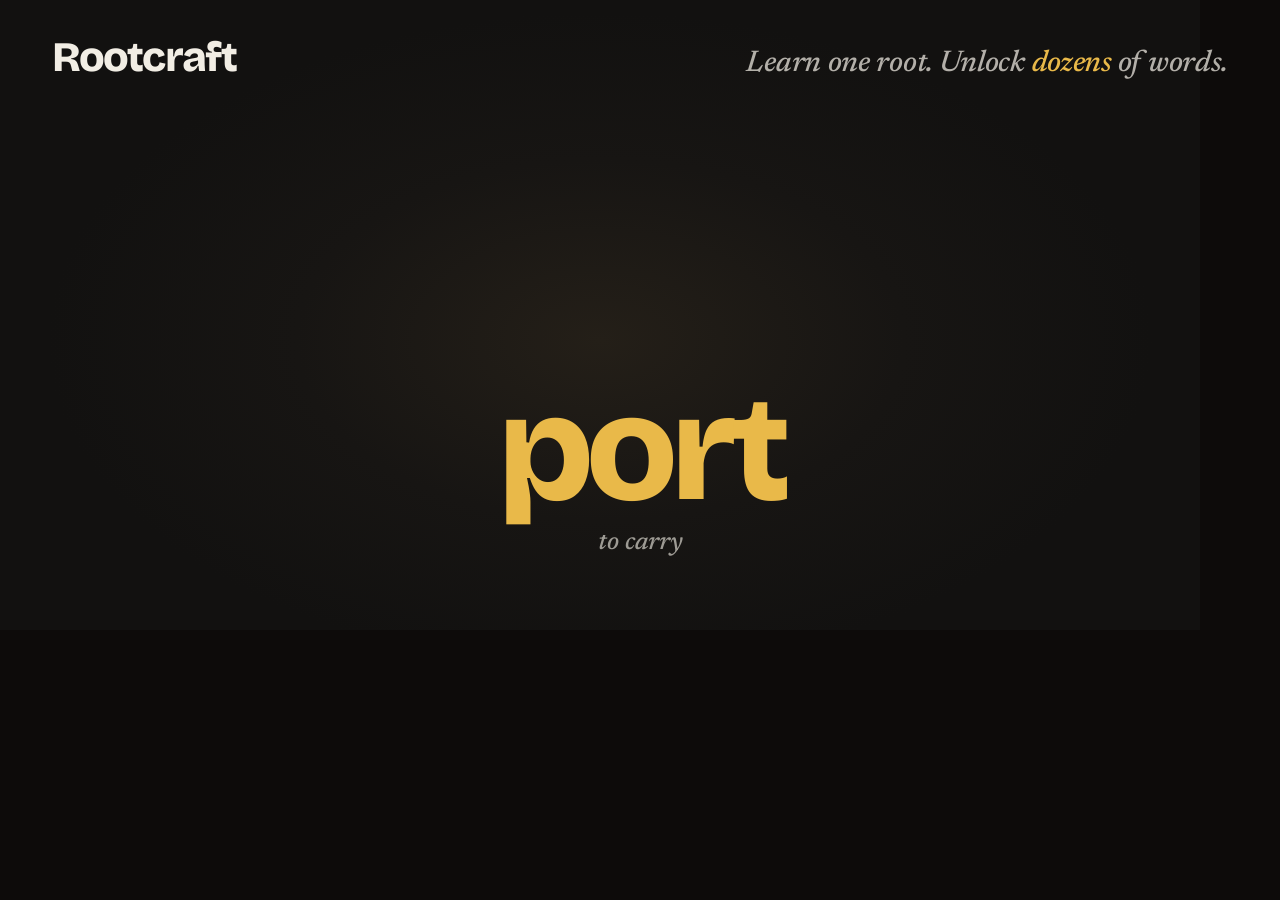
<file: work/og/capture.html>
<!doctype html><html><head><meta charset="utf-8">
<link rel="stylesheet" href="/app/src/landing/landing.css">
<style>
html,body{width:1200px;height:630px;overflow:hidden;margin:0}
body::before{display:none}
body{background:radial-gradient(ellipse 46% 52% at 50% 54%, #241F18 0%, #171513 55%, #121110 100%)}
.stage{position:absolute;inset:0}
.top{position:absolute;left:52px;right:52px;top:36px;display:flex;align-items:baseline;justify-content:space-between;z-index:5}
.wm{font-weight:800;font-size:42px;letter-spacing:-.045em;line-height:1;color:var(--paper)}
.wm i{display:inline-block;width:10px;height:10px;border-radius:50%;background:var(--gold);margin-left:3px;transform:translateY(-1px)}
.line{font-family:var(--italic);font-style:italic;font-weight:500;font-size:30px;color:rgba(241,237,228,.72);letter-spacing:-.01em}
.line em{color:var(--gold)}
.tree{position:absolute;left:40px;right:40px;top:96px;bottom:36px;width:auto;max-width:none;margin:0}
.tree-root b{font-size:150px;transition:none!important}
.tree-root i{font-size:26px;margin-top:8px}
.tw-w{font-size:42px}
.tw-m{font-size:19px;margin-top:6px}
.tree-h{display:none}
#fade{position:absolute;inset:0}
</style></head><body>
<div class="stage">
  <div class="top"><span class="wm">Rootcraft</span><span class="line">Learn one root. Unlock <em>dozens</em> of words.</span></div>
  <h2 class="tree-h"></h2>
  <div class="tree">
    <div id="fade"><svg class="tree-svg"></svg><div class="tree-words"></div></div>
    <div class="tree-root"><b>port</b><i>to carry</i></div>
  </div>
</div>
<script>
window.NOTWIG = true;
const $ = (s, r = document) => r.querySelector(s);
const $$ = (s, r = document) => [...r.querySelectorAll(s)];
const RM = false, clamp = (v, a = 0, b = 1) => Math.min(b, Math.max(a, v));
const mark = w => w.replace(/\[(.+?)\]/, '<b>$1</b>');
const tasks = { add() {} }, kick = () => {};
function tree() {
  const sec = $('.tree-sec'), box = $('.tree'), svg = $('.tree-svg'), wordsBox = $('.tree-words'), rootEl = $('.tree-root'), h = $('.tree-h');
  const MAIN = [ // word, meaning, side (-1 left / 1 right), twig word
    ['trans[port]', 'carry across', -1, 'pass[port]'], ['[port]able', 'easy to carry', 1, '[port]er'],
    ['ex[port]', 'carry out', -1, 'air[port]'], ['im[port]', 'carry in', 1, 'tele[port]'],
    ['re[port]', 'carry back the news', -1, 'de[port]'], ['[port]folio', 'carries your work', 1, 'sup[port]'],
  ];
  const NS = 'http://www.w3.org/2000/svg';
  let B = [], W = 0, H = 0, phone = false;
  wordsBox.innerHTML = MAIN.map(([w, m]) => `<div class="tw"><span class="tw-w">${mark(w)}</span><span class="tw-m">${m}</span></div>`).join('')
    + MAIN.map(([, , , t]) => `<div class="tw tw-s"><span class="tw-w">${mark(t)}</span></div>`).join('');
  const mainEls = $$('.tw:not(.tw-s)', wordsBox), twigEls = $$('.tw-s', wordsBox);
  // deterministic wobble
  let seed = 11; const rnd = () => ((seed = (seed * 16807) % 2147483647) / 2147483647);
  const bez = (p0, p1, p2, p3, t) => { const u = 1 - t; return [u*u*u*p0[0] + 3*u*u*t*p1[0] + 3*u*t*t*p2[0] + t*t*t*p3[0], u*u*u*p0[1] + 3*u*u*t*p1[1] + 3*u*t*t*p2[1] + t*t*t*p3[1]]; };
  function sample(p0, p1, p2, p3, amp, n = 48) {
    const ph = rnd() * 6.28, fr = 1.6 + rnd() * 1.2, pts = [];
    for (let i = 0; i <= n; i++) {
      const t = i / n, a = bez(p0, p1, p2, p3, Math.max(0, t - .002)), b = bez(p0, p1, p2, p3, Math.min(1, t + .002));
      const tx = b[0] - a[0], ty = b[1] - a[1], l = Math.hypot(tx, ty) || 1;
      const [x, y] = bez(p0, p1, p2, p3, t), wob = amp * Math.sin(t * Math.PI * fr + ph) * Math.sin(Math.PI * t);
      pts.push([x - ty / l * wob, y + tx / l * wob]);
    }
    const len = [0]; for (let i = 1; i < pts.length; i++) len.push(len[i - 1] + Math.hypot(pts[i][0] - pts[i - 1][0], pts[i][1] - pts[i - 1][1]));
    return { pts, len, total: len[len.length - 1] };
  }
  // tapered ribbon around a centre line: thick at the root, hair-thin at the tip, a little swell for an inked feel
  // g < 1 draws only the grown part (cut by arc length) — geometry, not masks, so scrubbing stays cheap
  function ribbon({ pts, len, total }, w0, w1, g = 1) {
    const L = [], Rr = [], n = pts.length - 1, cut = g * total;
    if (g <= 0) return '';
    for (let i = 0; i <= n; i++) {
      let p = pts[i], t = i / n;
      if (len[i] > cut) { const k = (cut - len[i - 1]) / ((len[i] - len[i - 1]) || 1), q = pts[i - 1]; p = [q[0] + (p[0] - q[0]) * k, q[1] + (p[1] - q[1]) * k]; t = (i - 1 + k) / n; }
      const a = pts[Math.max(0, i - 1)], b = pts[Math.min(n, i + 1)], tx = b[0] - a[0], ty = b[1] - a[1], l = Math.hypot(tx, ty) || 1;
      const w = (w1 + (w0 - w1) * Math.pow(1 - t, 1.25)) * (1 + .12 * Math.sin(t * 9.0)) / 2;
      L.push([p[0] - ty / l * w, p[1] + tx / l * w]); Rr.push([p[0] + ty / l * w, p[1] - tx / l * w]);
      if (len[i] > cut) break;
    }
    const f = p => p[0].toFixed(1) + ' ' + p[1].toFixed(1);
    return 'M' + L.map(f).join('L') + 'L' + Rr.reverse().map(f).join('L') + 'Z';
  }
  const poly = ({ pts }) => 'M' + pts.map(p => p[0].toFixed(1) + ' ' + p[1].toFixed(1)).join('L');
  function leafPath(x, y, ang, s) { // almond leaf
    const c = Math.cos(ang), si = Math.sin(ang), P = (u, v) => [x + (u * c - v * si) * s, y + (u * si + v * c) * s];
    const a = P(0, 0), b = P(1, 0), c1 = P(.35, -.42), c2 = P(.75, -.3), c3 = P(.75, .3), c4 = P(.35, .42);
    return `M${a}C${c1} ${c2} ${b}C${c3} ${c4} ${a}Z`.replace(/,/g, ' ');
  }
  const at = (s, g) => { // point at fraction g of arc length
    const L = g * s.total; let i = 1; while (i < s.len.length - 1 && s.len[i] < L) i++;
    const k = (L - s.len[i - 1]) / ((s.len[i] - s.len[i - 1]) || 1), a = s.pts[i - 1], b = s.pts[i];
    return [a[0] + (b[0] - a[0]) * k, a[1] + (b[1] - a[1]) * k, Math.atan2(b[1] - a[1], b[0] - a[0])];
  };
  function build() {
    seed = 11;
    W = box.clientWidth; H = box.clientHeight; phone = W < 720;
    svg.setAttribute('viewBox', `0 0 ${W} ${H}`); svg.setAttribute('width', W); svg.setAttribute('height', H);
    const rr = rootEl.getBoundingClientRect(), br = box.getBoundingClientRect();
    const rx0 = rr.left - br.left, rx1 = rr.right - br.left, ry0 = rr.top - br.top, ry1 = rr.bottom - br.top;
    const word = $('b', rootEl).getBoundingClientRect();
    const wx0 = word.left - br.left, wx1 = word.right - br.left, wcy = word.top - br.top + word.height * .56;
    const cx = (rx0 + rx1) / 2;
    const mw = mainEls.map(e => e.offsetWidth), mh = mainEls.map(e => e.offsetHeight), sw = twigEls.map(e => e.offsetWidth);
    B = [];
    const sw0 = phone ? 6.5 : 7.5;
    if (!phone) {
      // three branches each side, fanning from the root's flanks to the tips; a twig peels off each
      const ys = [-.36, .02, .4];
      MAIN.forEach((m, k) => {
        const side = m[2], row = Math.floor(k / 2), ty = H / 2 + ys[row] * H * (row === 1 ? 1 : 1.05);
        const reach = (row === 1 ? .36 : .27) * W;
        let tx = cx + side * (wx1 - wx0) / 2 + side * reach;
        const minX = 24 + mw[k] + 22, maxX = W - 24 - mw[k] - 22;
        tx = clamp(tx, minX, maxX);
        const wh = word.height, sx = side < 0 ? wx0 + wh * .12 : wx1 - wh * .12, sy = wcy + (row - 1) * wh * .2;
        const dx = tx - sx;
        const s = sample([sx, sy], [sx + dx * .38, sy + (row - 1) * wh * .25], [tx - dx * .42, ty], [tx, ty], 7 + rnd() * 5);
        const b = { s, w0: sw0, w1: 1.3, side, tip: [tx, ty], start: .1 + k * .07, dur: .3, el: mainEls[k], k };
        // leaves along the branch
        b.leaves = [.32, .66].map((g, j) => { const p = at(s, g); return { g, x: p[0], y: p[1], ang: p[2] + (j ? -1 : 1) * side * .9 + (side < 0 ? Math.PI : 0) * 0, s: 13 + rnd() * 6, flip: j }; });
        B.push(b);
        // twig from 58% along, curling away from the centre line
        const p = at(s, row === 1 ? .5 : .42), vy = row === 0 ? -1 : row === 2 ? 1 : (k % 2 ? 1 : -1);
        let ex = p[0] + side * W * (row === 1 ? .05 : -.01), ey = p[1] + vy * H * (row === 1 ? .2 : .17);
        ex = clamp(ex, 24 + sw[k] * .5 + 8, W - 24 - sw[k] * .5 - 8); ey = clamp(ey, 18, H - 30);
        const ts = sample([p[0], p[1]], [p[0] + side * 14, p[1] + vy * 4], [ex - side * 6, ey - vy * 26], [ex, ey], 3, 24);
        if (!window.NOTWIG) B.push({ s: ts, w0: 3.6, w1: .9, side, tip: [ex, ey], start: b.start + b.dur * .5, dur: .2, el: twigEls[k], twig: true, leaves: [] });
      });
    } else {
      // phone: a trunk drops from the root; branches peel left/right in turn, words sit at the outer ends
      const top = ry1 + 6, bottom = H - 34, rows = MAIN.length, gap = (bottom - top - 40) / rows;
      const trunk = sample([cx, top], [cx + 4, top + (bottom - top) * .3], [cx - 6, top + (bottom - top) * .7], [cx, bottom - gap * .6], 9, 60);
      B.push({ s: trunk, w0: 8, w1: 2.4, side: 0, tip: [cx, bottom], start: .06, dur: .52, leaves: [.18, .46, .78].map((g, j) => { const p = at(trunk, g); return { g, x: p[0], y: p[1], ang: (j % 2 ? 0 : Math.PI) + (j % 2 ? -.6 : .6), s: 12, flip: j }; }), trunk: true });
      MAIN.forEach((m, k) => {
        const side = k % 2 ? 1 : -1, y0 = top + 16 + k * gap, ty = y0 + gap * .62;
        const tx = side < 0 ? 20 + mw[k] + 16 : W - 20 - mw[k] - 16;
        const g0 = clamp((y0 - top) / (bottom - gap * .6 - top));
        const p = at(trunk, g0);
        const dx = tx - p[0];
        const s = sample([p[0], p[1]], [p[0] + dx * .15, p[1] + (ty - p[1]) * .1], [tx - dx * .55, ty], [tx, ty], 2.5, 30);
        B.push({ s, w0: 5, w1: 1.2, side, tip: [tx, ty], start: .06 + .52 * g0 + .01, dur: .16, el: mainEls[k], k, leaves: [] });
      });
      twigEls.forEach(e => e.classList.add('off'));
    }
    // draw
    svg.innerHTML = `<defs></defs><g class="tg"></g>`;
    const defs = svg.firstChild, g = svg.lastChild;
    defs.innerHTML = '<radialGradient id="tglow"><stop offset="0" stop-color="#FFF4CF"/><stop offset=".35" stop-color="#F6D57E" stop-opacity=".9"/><stop offset="1" stop-color="#F6D57E" stop-opacity="0"/></radialGradient>';
    B.forEach((b, i) => {
      const id = 'tm' + i, gid = 'tgd' + i;
      const [x1, y1] = b.s.pts[0], [x2, y2] = b.tip;
      defs.insertAdjacentHTML('beforeend', `<linearGradient id="${gid}" gradientUnits="userSpaceOnUse" x1="${x1}" y1="${y1}" x2="${x2}" y2="${y2}"><stop offset="0" stop-color="#E9B949"/><stop offset=".45" stop-color="#C9B48A"/><stop offset="1" stop-color="#F1EDE4" stop-opacity=".8"/></linearGradient>`);
      const grp = document.createElementNS(NS, 'g');
      grp.innerHTML = `<path class="tb" d="" fill="url(#${gid})"/>` +
        b.leaves.map(l => `<path class="tl" d="${leafPath(l.x, l.y, l.ang, l.s)}" style="transform-origin:${l.x.toFixed(1)}px ${l.y.toFixed(1)}px"/>`).join('') +
        (b.el ? `<circle class="tbud-ring" cx="${x2}" cy="${y2}" r="9"/><circle class="tbud" cx="${x2}" cy="${y2}" r="${b.twig ? 3 : 4.4}"/>` : '') +
        `<circle class="tfront" r="${b.twig ? 6 : 10}" cx="${x1}" cy="${y1}" fill="url(#tglow)"/>`;
      g.appendChild(grp);
      b.path = $('.tb', grp); b.leafEls = $$('.tl', grp); b.bud = $('.tbud', grp); b.ring = $('.tbud-ring', grp); b.front = $('.tfront', grp);
      b.last = -1;
      if (b.el) { // place the word at the tip
        const e = b.el, ew = e.offsetWidth, eh = e.offsetHeight;
        let lx, ly;
        if (b.twig) { lx = x2 - ew / 2; ly = b.tip[1] < (b.s.pts[0][1]) ? y2 - eh - 8 : y2 + 8; }
        else if (phone) { lx = b.side < 0 ? x2 - 12 - ew : x2 + 12; ly = y2 - eh * .36; }
        else { lx = b.side < 0 ? x2 - 16 - ew : x2 + 16; ly = y2 - eh * .36; }
        e.style.left = lx.toFixed(1) + 'px'; e.style.top = ly.toFixed(1) + 'px';
        e.classList.toggle('r', b.side < 0 && !b.twig);
      }
    });
    last = -1; render(curP);
  }
  let curP = 0, last = -1;
  function render(p) {
    for (const b of B) {
      const g = clamp((p - b.start) / b.dur);
      if (Math.abs(g - b.last) < .0005) continue; b.last = g;
      const e = 1 - Math.pow(1 - g, 2.2) * (1 - g * .0); // ease out
      const ge = g < 1 ? (g * g * (3 - 2 * g)) * .35 + e * .65 : 1;
      b.path.setAttribute('d', ribbon(b.s, b.w0, b.w1, ge));
      const pt = at(b.s, ge);
      b.front.setAttribute('cx', pt[0].toFixed(1)); b.front.setAttribute('cy', pt[1].toFixed(1));
      b.front.style.opacity = g > 0 && g < 1 ? 1 : 0;
      b.leafEls.forEach((l, j) => l.classList.toggle('on', ge > b.leaves[j].g + .04));
      if (b.el) { const on = g >= .97; b.el.classList.toggle('on', on); b.bud.classList.toggle('on', g >= .9); b.ring.classList.toggle('on', on); }
    }
    h.classList.toggle('s1', p > .0); h.classList.toggle('s2', p > .04);
    rootEl.classList.toggle('glow', p > .06);
  }
  const ro = () => { build(); };
  if (document.fonts && document.fonts.ready) document.fonts.ready.then(ro); else ro();
  let rt; addEventListener('resize', () => { clearTimeout(rt); rt = setTimeout(ro, 120); });
  window.__tree = { render: p => { curP = p; render(p); }, build, ready: () => B.length > 0 };
  if (window.NOTWIG) twigEls.forEach(e => e.classList.add('off'));
  return;
  if (RM) { curP = 1; h.classList.add('s1', 's2'); return; }
  let on = false;
  new IntersectionObserver(([e]) => { on = e.isIntersecting; if (on) kick(); }).observe(sec);
  tasks.add(() => {
    if (!on) return false;
    const r = sec.getBoundingClientRect(), span = r.height - innerHeight;
    const p = clamp((-r.top + innerHeight * .25) / (span + innerHeight * .1));
    if (Math.abs(p - curP) > .0005 || last < 0) { curP = p; last = p; render(p); }
    return false;
  });
}


tree();
// deterministic clock: every CSS transition/animation is paused and positioned by our virtual time
const born = new WeakMap();
function sync(T) {
  for (const an of document.getAnimations()) {
    if (!born.has(an)) born.set(an, T);
    an.pause(); an.currentTime = Math.max(0, (T - born.get(an)) * 1000);
  }
}
function snap() { for (const an of document.getAnimations()) an.finish(); }
window.__og = {
  // loop: full tree (hold) -> fade out -> bare "port" -> regrow -> full tree (hold). First frame == last frame.
  frame(T, cfg) {
    const { f0, f1, reset, g0, g1 } = cfg;
    let fe, gl;
    if (T < reset) {
      window.__tree.render(0.8); snap();
      const fo = 1 - clamp((T - f0) / (f1 - f0)); fe = fo * fo * (3 - 2 * fo); gl = fe;
    } else {
      const u = clamp((T - g0) / (g1 - g0));
      if (!this.didReset) { window.__tree.render(0); snap(); this.didReset = true; }
      window.__tree.render(T < g0 ? 0 : 0.06 + u * (0.80 - 0.06));
      sync(T); fe = 1; gl = clamp(u * 3);
    }
    document.getElementById('fade').style.opacity = fe;
    $('.tree-root b').style.textShadow = `0 0 50px rgba(233,185,73,${(.34 * gl).toFixed(3)}), 0 0 120px rgba(233,185,73,${(.16 * gl).toFixed(3)})`;
  }
};
</script></body></html>
</file>
<file: app/src/landing/landing.css>
@font-face { font-family: 'Bricolage Grotesque'; font-style: normal; font-weight: 200 800; font-display: swap; src: url(fonts/BricolageGrotesque.woff2) format('woff2'); }
@font-face { font-family: 'Newsreader'; font-style: italic; font-weight: 200 800; font-display: swap; src: url(fonts/Newsreader-Italic.woff2) format('woff2'); }

:root {
  --night: #121110; --night-2: #1B1917; --night-3: #252220;
  --paper: #F1EDE4; --ink: #161412; --ink-2: #5F5952;
  --mist: rgba(241, 237, 228, .62); --mist-2: rgba(241, 237, 228, .38); --line: rgba(241, 237, 228, .1);
  --gold: #E9B949; --gold-2: #F6D57E; --gold-ink: #9A6510; --red: #E5553A;
  --sh-1: 0 1px 1px rgba(0,0,0,.25), 0 2px 4px rgba(0,0,0,.18);
  --sh-2: 0 1px 1px rgba(0,0,0,.22), 0 4px 10px rgba(0,0,0,.22), 0 14px 30px -10px rgba(0,0,0,.45);
  --sh-3: 0 2px 4px rgba(0,0,0,.3), 0 18px 40px -8px rgba(0,0,0,.55), 0 40px 80px -30px rgba(0,0,0,.6);
  --display: 'Bricolage Grotesque', ui-sans-serif, system-ui, sans-serif;
  --italic: 'Newsreader', ui-serif, Georgia, serif;
  --ease: cubic-bezier(.23, 1, .32, 1);
  --ease-io: cubic-bezier(.77, 0, .175, 1);
  --spring: cubic-bezier(.34, 1.4, .64, 1);
  --spring-soft: cubic-bezier(.23, 1, .32, 1);
  --pad: clamp(20px, 4vw, 56px);
}
@supports (transition-timing-function: linear(0, 1)) {
  :root {
    --spring: linear(0, 0.054, 0.169, 0.317, 0.475, 0.627, 0.763, 0.876, 0.964, 1.028, 1.069, 1.092, 1.1, 1.097, 1.087, 1.073, 1.058, 1.042, 1.028, 1.016, 1.006, 0.999, 0.994, 0.991, 0.99, 0.99, 0.991, 0.992, 0.994, 0.995, 0.997, 0.998, 0.999, 1, 1, 1.001, 1.001, 1.001, 1.001, 1.001, 1);
    --spring-soft: linear(0, 0.069, 0.204, 0.356, 0.501, 0.626, 0.728, 0.808, 0.868, 0.912, 0.943, 0.964, 0.979, 0.988, 0.994, 0.998, 1, 1.001, 1.001, 1.001, 1.001, 1.001, 1.001, 1.001, 1, 1, 1, 1, 1);
  }
}
* { box-sizing: border-box; }
html { background: #0D0B0A; -webkit-text-size-adjust: 100%; }
body {
  margin: 0; color: var(--paper); background: transparent; /* v12: page colour comes from bg.js canvas */
  font: 400 17px/1.45 var(--display); font-optical-sizing: auto;
  -webkit-font-smoothing: antialiased; -moz-osx-font-smoothing: grayscale; -webkit-tap-highlight-color: transparent;
  overflow-x: clip;
}
body::before { /* paper grain */
  content: ''; position: fixed; inset: 0; pointer-events: none; z-index: 50; opacity: .035;
  background-image: url("data:image/svg+xml,%3Csvg xmlns='http://www.w3.org/2000/svg' width='180' height='180'%3E%3Cfilter id='n'%3E%3CfeTurbulence type='fractalNoise' baseFrequency='.9' numOctaves='2' stitchTiles='stitch'/%3E%3C/filter%3E%3Crect width='100%25' height='100%25' filter='url(%23n)'/%3E%3C/svg%3E");
}
h1, h2, h3, p { margin: 0; }
a { color: inherit; text-decoration: none; }
em { font-family: var(--italic); font-style: italic; font-weight: 500; letter-spacing: -.02em; }
:focus-visible { outline: 3px solid var(--gold); outline-offset: 4px; border-radius: 14px; }
.skip { position: absolute; left: 12px; top: 12px; z-index: 80; padding: 8px 14px; border-radius: 999px; font-weight: 700; background: var(--paper); color: var(--ink); transform: translateY(-160%); }
.skip:focus { transform: none; }
.sr-only { position: absolute; width: 1px; height: 1px; overflow: hidden; clip: rect(0 0 0 0); white-space: nowrap; }

/* ---------- nav ---------- */
.nav {
  position: fixed; inset: 0 0 auto; z-index: 40; display: flex; align-items: center; justify-content: space-between;
  padding: max(16px, env(safe-area-inset-top)) var(--pad) 16px; pointer-events: none;
  transition: transform .5s var(--ease), opacity .4s var(--ease);
}
.nav > * { pointer-events: auto; }
.nav.is-hidden:not(:focus-within) { transform: translateY(-110%); opacity: 0; }
.nav.is-hidden:not(:focus-within) > * { pointer-events: none; }
.mark { font-weight: 700; font-size: 21px; letter-spacing: -.035em; line-height: 1; }
.nav-play {
  height: 38px; padding: 0 18px; border-radius: 19px; display: inline-flex; align-items: center; font-weight: 700; font-size: 15px;
  background: rgba(37, 34, 32, .72); box-shadow: inset 0 0 0 1px var(--line); backdrop-filter: blur(12px); -webkit-backdrop-filter: blur(12px);
  transition: background-color .2s, transform .2s var(--ease);
}
.nav-play:active { transform: scale(.95); }
.nav-r { display: inline-flex; align-items: center; gap: 6px; }
.nav-words { height: 38px; padding: 0 14px; border-radius: 19px; display: inline-flex; align-items: center; font-weight: 700; font-size: 15px; color: var(--mist);
  transition: color .2s, background-color .2s, transform .2s var(--ease); }
.nav-words:active { transform: scale(.95); }
@media (hover: hover) and (pointer: fine) { .nav-words:hover { color: var(--paper); background: rgba(37, 34, 32, .6); } }

/* ---------- buttons ---------- */
.btn-gold {
  display: inline-flex; align-items: center; justify-content: center; height: 60px; min-width: 176px; padding: 0 34px; border-radius: 30px;
  font-weight: 700; font-size: 19px; letter-spacing: -.01em; color: #2A1C04;
  background: linear-gradient(180deg, #FBDF8E, #ECB43E 60%, #D99A26);
  box-shadow: inset 0 1px 0 rgba(255,255,255,.55), inset 0 -2px 0 rgba(120,70,0,.25), 0 8px 24px -6px rgba(233,185,73,.5), var(--sh-1);
  transition: transform .35s var(--spring), box-shadow .3s var(--ease);
}
.btn-gold:active { transform: scale(.95); transition-duration: .12s; }
.btn-xl { height: 72px; min-width: 220px; border-radius: 36px; font-size: 22px; }
@media (hover: hover) and (pointer: fine) {
  .btn-gold:hover { transform: translateY(-2px); box-shadow: inset 0 1px 0 rgba(255,255,255,.55), inset 0 -2px 0 rgba(120,70,0,.25), 0 14px 34px -6px rgba(233,185,73,.62), var(--sh-1); }
  .nav-play:hover { background: rgba(46, 42, 39, .9); }
}

/* ---------- line reveals ---------- */
.ln { display: inline-block; overflow: clip; overflow-clip-margin: .2em; vertical-align: top; padding-bottom: .06em; margin-bottom: -.06em; }
.ln > span { display: inline-block; transform: translateY(135%); transition: transform 1.1s var(--spring-soft); }
.rv.in .ln > span { transform: none; }
.rv .ln:nth-child(2) > span { transition-delay: .08s; }
.rv-fade { opacity: 0; transform: translateY(16px) scale(.96); transition: opacity .7s var(--ease) .25s, transform .9s var(--spring) .25s; }
.rv-fade.in { opacity: 1; transform: none; }

/* ---------- hero ---------- */
.hero {
  position: relative; min-height: 100svh; display: flex; flex-direction: column; align-items: center; justify-content: center;
  padding: 96px var(--pad) 40px; isolation: isolate; overflow: clip;
}
.hero-bg { position: absolute; inset: 0; z-index: -1; pointer-events: none; }
.hero-bg img { position: absolute; left: 50%; top: 46%; width: max(110vw, 110vh); height: max(110vw, 110vh); transform: translate(-50%, -50%); object-fit: cover; filter: blur(34px) grayscale(1); opacity: .09; }
.hero-bg img { -webkit-mask-image: radial-gradient(50% 50% at 50% 50%, #000 35%, transparent 80%); mask-image: radial-gradient(50% 50% at 50% 50%, #000 35%, transparent 80%); } /* v12: was an opaque ::after vignette; now lets the bg canvas through */
.forge { width: 100%; display: flex; justify-content: center; margin-top: 2vh; }
.w {
  position: relative; display: inline-flex; align-items: baseline; white-space: nowrap;
  font-weight: 800; font-size: min(17.5vw, 232px); line-height: .9; letter-spacing: -.055em;
  cursor: pointer; user-select: none; -webkit-user-select: none;
}
.p { display: inline-block; will-change: transform, opacity; }
.p:empty { display: none; }
.root { color: var(--gold); text-shadow: 0 0 60px rgba(233, 185, 73, .18); }
.p.ghost { position: absolute; top: 0; color: var(--paper); pointer-events: none; }
.seam { position: absolute; top: 8%; bottom: 0; width: 3px; margin-left: -1.5px; border-radius: 2px; background: var(--gold-2); opacity: 0; transform: scaleY(0); box-shadow: 0 0 18px 2px rgba(246, 213, 126, .6); pointer-events: none; }
.gloss { height: 1.4em; margin-top: clamp(14px, 2.4vw, 30px); font-family: var(--italic); font-style: italic; font-weight: 500; font-size: clamp(22px, 2.6vw, 36px); line-height: 1.2; letter-spacing: -.01em; color: var(--mist); text-align: center; position: relative; width: 100%; }
.gloss-in { position: absolute; left: 0; right: 0; }
.hero-foot { display: flex; flex-direction: column; align-items: center; gap: 28px; margin-top: clamp(48px, 9vh, 96px); }
.lede { max-width: 44ch; text-align: center; font-size: clamp(17px, 1.5vw, 20px); line-height: 1.4; color: var(--mist); text-wrap: balance; }
.pre .root .ch, .pre .hero .gloss, .pre .hero .hero-foot { opacity: 0; }
.intro .root .ch { display: inline-block; animation: chIn 1s var(--spring-soft) both; animation-delay: calc(var(--i) * 60ms + 150ms); }
@keyframes chIn { from { transform: translateY(.5em); opacity: 0; } }
.intro .gloss, .intro .hero-foot { animation: fadeUp 1s var(--ease) both .55s; }
.intro .hero-foot { animation-delay: .75s; }
@keyframes fadeUp { from { opacity: 0; transform: translateY(14px); } }

/* ---------- big type ---------- */
.big { font-weight: 800; font-size: clamp(48px, 7.4vw, 118px); line-height: .94; letter-spacing: -.05em; text-align: center; }
.big em, .huge em, .how-h em { color: var(--gold); }

/* ---------- parade: curved shelves ---------- */
.collect { padding: clamp(110px, 18vh, 200px) 0 clamp(60px, 10vh, 120px); overflow: clip; }
/* top of the page: the parade is the first thing you see, all above the fold */
.top-sec { position: relative; isolation: isolate; min-height: 100svh; display: flex; flex-direction: column; align-items: center; justify-content: center; padding: clamp(84px, 11svh, 112px) 0 clamp(28px, 5svh, 56px); }
.top-h { font-size: clamp(40px, 6vw, 96px); padding: 0 var(--pad); }
.top-sec .shelf { margin-top: clamp(24px, 4.5svh, 52px); gap: clamp(14px, 2.4svh, 30px); width: 100%; }
.top-sec .row, .top-sec .row .tilt { --cw: clamp(112px, min(13vw, 15.5svh), 190px); }
.top-cta { margin-top: clamp(8px, 2.5svh, 28px); animation: fadeUp 1s var(--ease) both .45s; }
.top-sec .shelf { animation: fadeIn 1.2s var(--ease) both .25s; }
@keyframes fadeIn { from { opacity: 0; } }
.shelf { margin-top: clamp(48px, 8vh, 96px); display: flex; flex-direction: column; gap: clamp(28px, 4vw, 56px); perspective: 1400px; perspective-origin: 50% 40%;
  -webkit-mask-image: linear-gradient(90deg, transparent, #000 9%, #000 91%, transparent); mask-image: linear-gradient(90deg, transparent, #000 9%, #000 91%, transparent); }
.row { --gap: clamp(16px, 2vw, 28px); position: relative; height: calc(var(--cw) * 88 / 63 + 40px); transform-style: preserve-3d; touch-action: pan-y; cursor: grab; user-select: none; -webkit-user-select: none; }
.row .tilt { --cw: clamp(150px, 15vw, 214px); position: absolute; left: 0; top: 0; will-change: transform; }
.row { --cw: clamp(150px, 15vw, 214px); }
.row.dragging { cursor: grabbing; }
.row .tilt.lite .holo, .row .tilt.lite .sheen, .row .tilt.lite .glare { display: none; }
.row.static { display: flex; gap: var(--gap); overflow-x: auto; height: auto; padding: 10px var(--pad) 30px; transform-style: flat; }
.row.static .tilt { position: relative; }
.shelf:has(.static) { -webkit-mask-image: none; mask-image: none; perspective: none; }
.rcard-words { list-style: none; margin: auto 0 0; padding: 2.4cqw 0 0; border-top: 1px solid rgba(22,20,18,.12); display: flex; flex-direction: column; align-items: center; gap: .4cqw; }
.rcard-words li { font-weight: 600; font-size: 7.8cqw; line-height: 1.12; letter-spacing: -.02em; color: var(--ink); white-space: nowrap; }
.rcard-words b, .wroots i b, .tw-w b { color: var(--gold-ink); font-weight: 800; }
.teach .rcard-in { gap: 2.2cqw; }
.teach .rcard-art { min-height: 46cqw; }
.teach .rcard-mean { font-size: 7.2cqw; }

/* ---------- root card (v14 crayon card, same look as the game: app/src/styles.css) ---------- */
.tilt { perspective: 900px; width: var(--cw); flex: 0 0 auto; touch-action: pan-y; }
.rcard {
  --r: calc(var(--cw) * .075);
  position: relative; width: var(--cw); aspect-ratio: 63 / 88; border-radius: var(--r);
  transform-style: flat; will-change: transform; cursor: pointer; -webkit-tap-highlight-color: transparent;
}
.rcard.has-back { transform-style: preserve-3d; }
.rface, .rback {
  position: absolute; inset: 0; border-radius: var(--r); overflow: hidden; isolation: isolate; container-type: inline-size;
  background: url(img/card/grain.webp) 0 0 / 96px 96px, var(--cb, #E0412F);
  box-shadow: var(--sh-3), inset 0 0 0 1px rgba(0,0,0,.12);
  backface-visibility: hidden; -webkit-backface-visibility: hidden;
  transition: transform .52s cubic-bezier(.3,.9,.25,1.06), opacity .3s var(--ease);
}
.rface::before { content: ''; position: absolute; inset: 0; z-index: 0; pointer-events: none; background: #F8F1E2;
  -webkit-mask: url(img/card/panel.webp) 0 0 / 100% 100% no-repeat; mask: url(img/card/panel.webp) 0 0 / 100% 100% no-repeat; }
.rcard-in { position: relative; z-index: 1; height: 100%; color: var(--ink); padding: 10.4cqw 10.4cqw 8.8cqw; display: flex; flex-direction: column; gap: 2.4cqw; }
.rcard-name { display: block; white-space: nowrap; padding: 0; font-weight: 800; font-size: 16cqw; line-height: .92; letter-spacing: -.02em; }
.rcard-art { position: relative; flex: 1 1 0; min-height: 52cqw; margin: 0 -1cqw; overflow: visible; }
/* the cut-outs keep the old square framing (character ~85% of it): scale up a little, the overflow is transparent */
.rcard-art img, .rcard-art .holo { transform: scale(1.08); transform-origin: 50% 52%; }
.rcard-art img { width: 100%; height: 100%; object-fit: contain; display: block; }
.rcard-mean { font-family: var(--italic); font-style: italic; font-weight: 500; font-size: 7.6cqw; line-height: 1.08; letter-spacing: -.01em; text-align: center; margin-top: .4cqw; text-wrap: balance; }
.rcard-foot { display: flex; justify-content: space-between; font-size: max(7px, 3.7cqw); font-weight: 600; letter-spacing: .06em; text-transform: uppercase; color: var(--ink-2); opacity: .92; border-top: 1px solid rgba(22,20,18,.12); padding-top: 2cqw; font-variant-ligatures: none; }
.holo { position: absolute; inset: 0; mix-blend-mode: color-dodge; opacity: .16; pointer-events: none; overflow: hidden; filter: brightness(.62) contrast(1.6) saturate(1.5);
  -webkit-mask: var(--art) center / contain no-repeat; mask: var(--art) center / contain no-repeat; }
.holo i, .sheen i, .glare i { position: absolute; display: block; pointer-events: none; }
.holo-rb, .sheen-rb {
  left: -100%; top: -100%; width: 300%; height: 300%; will-change: transform;
  background: repeating-linear-gradient(115deg, hsl(2,100%,72%) 0%, hsl(48,100%,66%) 3.2%, hsl(110,90%,66%) 6.4%, hsl(180,100%,66%) 9.6%, hsl(228,100%,72%) 12.8%, hsl(290,100%,72%) 16%, hsl(2,100%,72%) 19.2%);
}
.holo-gl { inset: -12%; background: url(img/glitter.webp) center / 34cqw 34cqw repeat; mix-blend-mode: multiply; will-change: transform; }
.holo-gl2 { background-size: 52cqw 52cqw; mix-blend-mode: screen; opacity: .7; }
.sheen { position: absolute; inset: 0; z-index: 2; border-radius: inherit; overflow: hidden; pointer-events: none; mix-blend-mode: overlay; opacity: .07; }
.glare { position: absolute; inset: 0; z-index: 3; border-radius: inherit; overflow: hidden; pointer-events: none; mix-blend-mode: overlay; opacity: 0; }
.glare-dot { left: -50%; top: -50%; width: 200%; height: 200%; will-change: transform; background: radial-gradient(closest-side, rgba(255,255,255,.95), rgba(255,255,255,.45) 30%, rgba(0,0,0,.25) 75%, rgba(0,0,0,.35)); }

/* v11 press sparkle (canvas drawn by holoSparkle, clipped by the card's rounded rect) */
.spark { position: absolute; inset: 0; width: 100%; height: 100%; display: block; pointer-events: none; z-index: 4; border-radius: inherit; }
/* v14 card back */
.rback { transform: rotateY(180deg); display: grid; place-items: center; align-content: center; gap: 5cqw; text-align: center; pointer-events: none; }
.rback::before { content: ''; position: absolute; inset: 0; z-index: 0; pointer-events: none; background: color-mix(in oklab, var(--cb), #fff 22%);
  -webkit-mask: url(img/card/back-dots.webp) 0 0 / 100% 100% no-repeat; mask: url(img/card/back-dots.webp) 0 0 / 100% 100% no-repeat; }
.tilt[data-shape="star"] .rback::before { background: color-mix(in oklab, var(--cb), #8A1A00 34%); -webkit-mask-image: url(img/card/back-star.webp); mask-image: url(img/card/back-star.webp); }
.rb-mark { position: relative; z-index: 1; display: block; font-weight: 800; font-size: 23cqw; line-height: .84; letter-spacing: -.045em; color: var(--cb-ink, #FFF6E6); text-shadow: 0 .6cqw 0 rgba(0,0,0,.12); }
.rb-tag { position: relative; z-index: 1; font-weight: 700; font-size: max(6px, 3.6cqw); letter-spacing: .16em; text-transform: uppercase; color: var(--cb-ink, #FFF6E6); opacity: .85; }
.rcard.is-flipped .rface { transform: rotateY(-180deg); }
.rcard.is-flipped .rback { transform: rotateY(0deg); }
@media (prefers-reduced-motion: reduce) {
  .rface, .rback { transition: opacity .3s var(--ease); }
  .rback, .rcard.is-flipped .rback { transform: none; opacity: 0; }
  .rcard.is-flipped .rback { opacity: 1; }
  .rcard.is-flipped .rface { transform: none; opacity: 0; }
}

/* ---------- how ---------- */
.how { position: relative; height: 340vh; }
.pin { position: sticky; top: 0; height: 100svh; overflow: clip; }
.how-pin { display: flex; flex-direction: column; align-items: center; justify-content: center; gap: clamp(56px, 9vh, 104px); padding: 72px var(--pad) 32px; }
.how-h { display: flex; flex-direction: column; align-items: center; font-weight: 800; font-size: clamp(36px, 5.2vw, 84px); line-height: .98; letter-spacing: -.045em; text-align: center; }
.how-h .ln > span { transition-duration: .9s; }
.how-h.s1 .l1 > span, .how-h.s2 .l2 > span { transform: none; }
.how-stage { display: flex; align-items: center; justify-content: center; gap: clamp(32px, 5vw, 80px); width: 100%; max-width: 1120px; }
.how-root { position: relative; display: flex; flex-direction: column; align-items: center; }
.how-root .tilt { --cw: clamp(132px, 19vw, 268px); }
.stars { position: absolute; top: -50px; left: 0; right: 0; display: flex; justify-content: center; align-items: flex-end; gap: 4px; height: 40px; }
.star { width: 30px; height: 30px; fill: url(#gold); transform: scale(0) rotate(-40deg); opacity: 0; transition: transform .7s var(--spring), opacity .3s; filter: drop-shadow(0 4px 12px rgba(233,185,73,.45)); }
.star.big { width: 40px; height: 40px; }
.stars.on .star { transform: none; opacity: 1; }
.stars.on .star:nth-child(2) { transition-delay: .12s; }
.stars.on .star:nth-child(3) { transition-delay: .24s; }
.hand { display: grid; grid-template-columns: repeat(3, minmax(0, 1fr)); gap: clamp(10px, 1.2vw, 16px); width: min(640px, 56vw); }
.pcard {
  position: relative; min-height: clamp(96px, 11vw, 128px); border-radius: 18px; color: var(--ink);
  transform: translateY(24px) scale(.94); opacity: 0;
  transition: transform .8s var(--spring), opacity .5s var(--ease);
  transition-delay: calc(var(--k) * 55ms);
}
.hand.dealt .pcard { transform: none; opacity: 1; }
.pc-face {
  position: absolute; inset: 0; border-radius: inherit; display: grid; place-items: center; text-align: center;
  background: linear-gradient(180deg, #F7F4EE, var(--paper) 70%, #E8E2D6);
  box-shadow: inset 0 0 0 1px rgba(22,20,18,.1), inset 0 -2px 0 rgba(22,20,18,.08), var(--sh-2);
  transition: background .35s var(--ease), box-shadow .35s var(--ease), transform .55s var(--spring);
}
.pc-a, .pc-b { grid-area: 1 / 1; display: flex; flex-direction: column; align-items: center; gap: 4px; padding: 10px; transition: opacity .3s var(--ease), transform .55s var(--spring); }
.pc-b { opacity: 0; transform: translateY(10px) scale(.94); }
.pc-part { font-weight: 700; font-size: clamp(22px, 2.3vw, 30px); line-height: 1.05; letter-spacing: -.015em; }
.pc-part .hy { color: rgba(22,20,18,.32); font-weight: 400; margin: 0 .04em; }
.pc-mean { font-size: clamp(12.5px, 1.05vw, 14.5px); line-height: 1.2; color: var(--ink-2); }
.pc-word { font-weight: 700; font-size: clamp(21px, 2.15vw, 29px); line-height: 1.05; letter-spacing: -.02em; }
.pc-word b { color: var(--gold-ink); font-weight: 800; }
.pc-def { font-family: var(--italic); font-style: italic; font-weight: 500; font-size: clamp(13.5px, 1.15vw, 16px); line-height: 1.15; color: var(--ink-2); }
.pc-tick { position: absolute; top: -9px; right: -9px; width: 28px; height: 28px; border-radius: 50%; padding: 6px; z-index: 2;
  background: linear-gradient(180deg, #FBDF8E, #E2A632); color: #2A1C04; box-shadow: 0 0 0 2.5px var(--night), var(--sh-1);
  transform: scale(0); transition: transform .5s var(--spring); }
.pc-tick svg { display: block; width: 100%; height: 100%; }
.pcard.lit .pc-face { transform: translateY(-5px);
  background: linear-gradient(180deg, #FFF8E2, #FBEFCB 70%, #F2E0AE);
  box-shadow: inset 0 0 0 2px var(--gold), 0 0 0 4px rgba(233,185,73,.2), 0 14px 34px -8px rgba(233,185,73,.55), var(--sh-2); }
.pcard.lit .pc-a, .pcard.wrong .pc-a { opacity: 0; transform: translateY(-10px) scale(.94); }
.pcard.lit .pc-b, .pcard.wrong .pc-b { opacity: 1; transform: none; }
.pcard.lit .pc-tick { transform: scale(1); }
.pcard.wrong .pc-face { background: var(--night-2); color: var(--paper); box-shadow: inset 0 0 0 1.5px rgba(229,85,58,.55), var(--sh-2); }
.pcard.wrong .pc-word { color: rgba(241,237,228,.75); }
.pcard.wrong .pc-word s { text-decoration-thickness: 3px; text-decoration-color: var(--red); }
.pcard.wrong .pc-word b { color: inherit; }
.pcard.wrong .pc-def { color: var(--red); }
.pcard.gone { visibility: hidden; }
.hand.no-gl .pcard.fake { transition: transform 1s cubic-bezier(.5,0,.8,.35), opacity .8s; }
.hand.no-gl .pcard.fake.gone { visibility: visible; opacity: 0; transform: translateY(240px) rotate(24deg) scale(.4); }
.crumple { position: absolute; inset: 0; width: 100%; height: 100%; pointer-events: none; z-index: 3; }
.cr-shadow { position: absolute; left: 0; top: 0; z-index: 2; border-radius: 50%; pointer-events: none; opacity: 0; background: radial-gradient(closest-side, rgba(0,0,0,.75), rgba(0,0,0,.35) 55%, transparent); filter: blur(3px); }
.how-stage { position: relative; z-index: 1; }

/* ---------- moments ---------- */
.mid { font-weight: 800; font-size: clamp(40px, 5.6vw, 92px); line-height: .96; letter-spacing: -.048em; text-align: center; }
.mid em { color: var(--gold); }
.mid { display: flex; flex-direction: column; align-items: center; }

/* tree */
.tree-sec { position: relative; height: 280vh; }
.tree-pin { display: flex; flex-direction: column; align-items: center; padding: clamp(84px, 13vh, 130px) var(--pad) 24px; }
.tree-h { display: flex; flex-direction: column; align-items: center; }
.tree-h .ln > span { transition-duration: 1s; }
.tree-h.s1 .l1 > span, .tree-h.s2 .l2 > span { transform: none; }
.tree { position: relative; flex: 1 1 auto; width: 100%; max-width: 1240px; margin-top: clamp(8px, 2vh, 28px); }
.tree-svg { position: absolute; inset: 0; overflow: visible; }
.tree-root { position: absolute; left: 50%; top: 50%; transform: translate(-50%, -54%); display: flex; flex-direction: column; align-items: center; z-index: 2; }
.tree-root b { font-weight: 800; font-size: clamp(72px, 9vw, 150px); line-height: .9; letter-spacing: -.055em; color: var(--gold); transition: text-shadow 1.2s var(--ease); }
.tree-root.glow b { text-shadow: 0 0 50px rgba(233,185,73,.32), 0 0 120px rgba(233,185,73,.14); }
.tree-root i { font-family: var(--italic); font-style: italic; font-weight: 500; font-size: clamp(18px, 1.6vw, 24px); color: var(--mist); margin-top: 6px; }
.tl { fill: #B9A57A; opacity: 0; transform: scale(0); transition: transform .9s var(--spring), opacity .4s var(--ease); }
.tl.on { opacity: .9; transform: none; }
.tfront { transition: opacity .2s; }
.tbud { fill: var(--gold-2); transform-box: fill-box; transform-origin: center; transform: scale(0); transition: transform .7s var(--spring); }
.tbud.on { transform: none; }
.tbud-ring { fill: none; stroke: var(--gold-2); stroke-width: 1.2; transform-box: fill-box; transform-origin: center; opacity: 0; transform: scale(.3); }
.tbud-ring.on { animation: ring 1s var(--ease) both; }
@keyframes ring { 0% { opacity: .9; transform: scale(.3); } 100% { opacity: 0; transform: scale(2.6); } }
.tree-words { position: absolute; inset: 0; }
.tw { position: absolute; display: flex; flex-direction: column; align-items: flex-start; white-space: nowrap; opacity: 0; filter: blur(8px); transform: translateY(8px) scale(.9); transform-origin: 0 40%;
  transition: opacity .6s var(--ease), filter .7s var(--ease), transform .9s var(--spring); }
.tw.r { align-items: flex-end; transform-origin: 100% 40%; }
.tw.on { opacity: 1; filter: none; transform: none; }
.tw-w { font-weight: 700; font-size: clamp(24px, 2.5vw, 40px); line-height: 1; letter-spacing: -.035em; }
.tw-w b { color: var(--gold); }
.tw-m { font-family: var(--italic); font-style: italic; font-weight: 500; font-size: clamp(15px, 1.15vw, 18px); color: var(--mist); margin-top: 5px; }
.tw-s { align-items: center; transform-origin: 50% 50%; }
.tw-s .tw-w { font-weight: 600; font-size: clamp(16px, 1.35vw, 21px); color: var(--mist); letter-spacing: -.02em; }
.tw-s .tw-w b { color: rgba(233,185,73,.8); font-weight: 700; }
.tw-s.on { opacity: .9; }
.tw.off { display: none; }

/* pieces */
.split { padding: clamp(90px, 16vh, 180px) var(--pad) clamp(40px, 8vh, 90px); display: flex; flex-direction: column; align-items: center; }
.sp-stage { position: relative; margin-top: clamp(48px, 9vh, 110px); height: clamp(220px, 24vw, 330px); width: 100%; display: flex; flex-direction: column; align-items: center; }
.sp-word { position: relative; display: flex; justify-content: center; font-weight: 800; font-size: clamp(64px, 12vw, 200px); line-height: .9; letter-spacing: -.055em; white-space: nowrap; }
.sp-p { position: relative; display: flex; flex-direction: column; align-items: center; transition: transform 1s var(--spring), color .5s var(--ease); transform: none; }
.sp-t { display: block; padding: 0 .015em; }
.sp-t .ch { display: inline-block; opacity: 0; transform: translateY(.45em); }
.in .sp-t .ch { opacity: 1; transform: none; transition: transform .9s var(--spring-soft), opacity .5s var(--ease); transition-delay: calc(var(--n) * 30ms); }
.cut .sp-p { transform: translateX(calc(var(--o) * .34em)); }
.cut .sp-p:nth-child(1) .sp-t { color: var(--gold); transition: color .5s var(--ease); }
.sp-m { position: absolute; top: 100%; margin-top: .36em; font-family: var(--italic); font-style: italic; font-weight: 500; font-size: max(18px, .17em); letter-spacing: -.01em; color: var(--mist); opacity: 0; transform: translateY(10px); transition: opacity .5s var(--ease), transform .8s var(--spring); transition-delay: calc(var(--j) * 120ms); white-space: nowrap; }
.sp-m::before { content: ''; position: absolute; left: 50%; bottom: calc(100% + .35em); width: 1px; height: .9em; background: rgba(241,237,228,.28); transform: translateX(-50%) scaleY(0); transform-origin: top; transition: transform .6s var(--ease); transition-delay: calc(var(--j) * 120ms); }
.meant .sp-m { opacity: 1; transform: none; }
.meant .sp-m::before { transform: translateX(-50%) scaleY(1); }
.sp-seam { position: absolute; left: 50%; top: 4%; bottom: 0; width: 3px; margin-left: -1.5px; border-radius: 2px; background: var(--gold-2); box-shadow: 0 0 18px 2px rgba(246,213,126,.6); opacity: 0; transform: scaleY(.2); }
.cut .sp-seam { animation: seam .7s var(--ease) both; }
@keyframes seam { 25% { opacity: 1; transform: scaleY(1); } 100% { opacity: 0; transform: scaleY(1.05); } }
.sp-def { margin-top: auto; font-family: var(--italic); font-style: italic; font-weight: 500; font-size: clamp(22px, 2.4vw, 36px); letter-spacing: -.015em; color: var(--paper); text-align: center; opacity: 0; transform: translateY(12px); transition: opacity .6s var(--ease), transform .9s var(--spring); }
.sp-def::before { content: '= '; color: var(--gold); font-style: normal; font-family: var(--display); font-weight: 600; }
.def .sp-def { opacity: 1; transform: none; }
.sp-stage.out .sp-word, .sp-stage.out .sp-def { opacity: 0; transform: translateY(-14px); transition: opacity .4s var(--ease), transform .5s var(--ease); }

/* guess */
.guess { padding: clamp(70px, 12vh, 140px) var(--pad) clamp(110px, 18vh, 200px); display: flex; flex-direction: column; align-items: center; }
.gs-stage { margin-top: clamp(48px, 9vh, 110px); display: flex; flex-direction: column; align-items: center; cursor: pointer; -webkit-user-select: none; user-select: none; }
.gs-word { position: relative; display: flex; align-items: baseline; font-weight: 800; font-size: clamp(56px, 10vw, 170px); line-height: .9; letter-spacing: -.055em; white-space: nowrap; color: rgba(241,237,228,.16); transition: color .6s; padding-bottom: .62em; }
.gs-stage.s0 .gs-word { color: rgba(241,237,228,.3); }
.gs-p, .gs-o { position: relative; display: inline-block; transition: color .5s var(--ease), text-shadow .6s; }
.gs-stage.s1 .g1, .gs-stage.s2 .g2 { color: var(--gold); text-shadow: 0 0 40px rgba(233,185,73,.22); }
.gs-stage.s3 .gs-o { color: rgba(241,237,228,.55); }
.gs-chip { position: absolute; left: 50%; top: calc(100% + .22em); font-style: normal; font-family: var(--italic); font-style: italic; font-weight: 500; font-size: max(17px, .15em); letter-spacing: -.01em; line-height: 1;
  padding: .5em .9em .56em; border-radius: 999px; color: var(--ink); white-space: nowrap; background: linear-gradient(180deg, #FFF8E2, #F3E4BA); box-shadow: inset 0 0 0 1px rgba(154,101,16,.35), 0 10px 24px -8px rgba(233,185,73,.45), var(--sh-1);
  transform: translate(-50%, -10px) scale(.6); opacity: 0; transition: transform .7s var(--spring), opacity .3s var(--ease); }
.gs-stage.s1 .g1 .gs-chip, .gs-stage.s2 .g2 .gs-chip { transform: translate(-50%, 0); opacity: 1; }
.gs-q { position: absolute; right: -.62em; top: -.1em; font-family: var(--italic); font-style: italic; font-weight: 500; color: var(--gold); letter-spacing: 0; transition: opacity .4s, transform .6s var(--spring); opacity: 0; transform: scale(.6) rotate(-12deg); }
.gs-stage.s0 .gs-q { opacity: 1; transform: none; }
.gs-stage.s3 .gs-q { opacity: 0; transform: scale(.4) rotate(20deg); }
.gs-ans { margin-top: clamp(18px, 3vh, 36px); font-weight: 700; font-size: clamp(26px, 3vw, 48px); letter-spacing: -.035em; opacity: 0; transform: translateY(14px); transition: opacity .6s var(--ease), transform .9s var(--spring); }
.gs-ans em { color: var(--gold); }
.gs-stage.s3 .gs-ans { opacity: 1; transform: none; }

/* ---------- worlds ---------- */
.worlds { position: relative; height: 420vh; }
.wtrack { display: flex; height: 100%; width: 400%; will-change: transform; }
.wpanel {
  position: relative; flex: 0 0 25%; min-width: 0; height: 100%; overflow: clip; isolation: isolate;
  background: radial-gradient(90% 80% at 72% 40%, var(--bg2), var(--bg) 70%);
  color: var(--paper);
}
.wpanel::before { content: ''; position: absolute; inset: 0; z-index: -1; background: radial-gradient(40% 50% at 72% 42%, color-mix(in srgb, var(--accent) 16%, transparent), transparent 70%); }
.wtext { position: static; }
.wname { position: absolute; left: var(--pad); bottom: clamp(56px, 9vh, 96px); z-index: 1; display: block; white-space: nowrap; font-weight: 800; font-size: clamp(96px, 19.5vw, 340px); line-height: .8; letter-spacing: -.06em; margin: 0 0 0 -.05em; will-change: transform;
  background: linear-gradient(180deg, var(--paper) 30%, color-mix(in srgb, var(--accent) 70%, var(--paper))); -webkit-background-clip: text; background-clip: text; color: transparent; padding: .06em .04em .22em 0; margin-bottom: -.16em !important; }
.wnum { display: none !important; display: block; font-weight: 600; font-size: 15px; letter-spacing: .02em; color: var(--accent); margin-bottom: 18px; font-variant-numeric: tabular-nums; opacity: .9; }
.winfo { position: absolute; left: var(--pad); top: clamp(92px, 15vh, 156px); z-index: 2; max-width: min(46vw, 620px); will-change: transform, opacity; }
.wmeta { display: flex; flex-wrap: wrap; gap: 6px 0; font-size: 14px; font-weight: 600; letter-spacing: .01em; color: var(--mist); font-variant-numeric: tabular-nums; }
.wmeta span + span::before { content: '·'; margin: 0 .6em; color: var(--accent); opacity: .8; }
.wmeta span:first-child { color: var(--accent); }
.wnote { margin-top: 4px; font-family: var(--italic); font-style: italic; font-weight: 500; font-size: 17px; color: var(--mist); }
.wcat { margin-top: 14px; font-weight: 700; font-size: clamp(34px, 4vw, 66px); line-height: .98; letter-spacing: -.045em; text-wrap: balance; }
.wroots { list-style: none; margin: clamp(22px, 3.4vh, 38px) 0 0; padding: 0; display: grid; grid-template-columns: repeat(2, max-content); gap: 14px clamp(36px, 4vw, 64px); }
.wroots li { display: flex; align-items: baseline; gap: 10px; }
.wroots .wr { font-weight: 700; font-size: clamp(17px, 1.4vw, 22px); letter-spacing: -.02em; color: var(--accent); }
.wroots i { font-family: var(--display); font-style: normal; font-weight: 600; font-size: clamp(17px, 1.4vw, 22px); letter-spacing: -.02em; color: var(--paper); }
.wroots i b { color: var(--accent); font-weight: 800; }
.wroots li::before { content: none; }
.wroots .wr::after { content: '→'; margin-left: .45em; font-weight: 400; color: var(--mist-2); }
.wcard { position: absolute; right: calc(var(--pad) + 7vw); top: 11vh; z-index: 2; }
.wcard .tilt { --cw: clamp(220px, min(22vw, 46vh), 340px); }
.pt { position: absolute; inset: -30% 0; z-index: -1; pointer-events: none; opacity: .6; background-size: 420px 420px; animation: drift 46s linear infinite; }
.pt.b { background-size: 610px 610px; opacity: .5; animation: drift 60s linear infinite reverse, twinkle 3.2s ease-in-out infinite alternate; }
.wpanel:not(.on) .pt { animation-play-state: paused; }
@keyframes drift { to { transform: translateY(-420px); } }
@keyframes twinkle { to { opacity: .05; } }
.wpanel[data-p="dust"] .pt { opacity: .5; }
.wpanel[data-p="sparkle"] .pt { opacity: .85; }
.wpanel[data-p="sparkle"] .pt.b { animation-duration: 60s, 1.4s; }
.wprog { position: absolute; left: var(--pad); right: var(--pad); bottom: 28px; height: 2px; background: var(--line); border-radius: 2px; overflow: hidden; }
.wprog i { position: absolute; inset: 0; background: var(--wacc, var(--paper)); transform-origin: 0 50%; transform: scaleX(0); }

/* ---------- end ---------- */
.end .hero-bg img { top: 55%; opacity: .08; }
.end { position: relative; isolation: isolate; overflow: clip; min-height: 100svh; display: flex; flex-direction: column; align-items: center; justify-content: center; gap: clamp(40px, 7vh, 72px); padding: 120px var(--pad); text-align: center; }
.huge { font-weight: 800; font-size: clamp(64px, 13.5vw, 230px); line-height: .86; letter-spacing: -.06em; }
.foot { display: flex; justify-content: space-between; align-items: baseline; gap: 16px; padding: 28px var(--pad) max(28px, env(safe-area-inset-bottom)); border-top: 1px solid var(--line); color: var(--mist-2); font-size: 14px; }
.foot .mark { color: var(--paper); font-size: 17px; }
.foot a { color: inherit; margin-left: 14px; }

/* ---------- phone ---------- */
@media (max-width: 720px) {
  .w { font-size: 19vw; letter-spacing: -.05em; }
  .hero { padding-top: 80px; }
  .hero-foot { gap: 22px; }
  .how { height: 360vh; }
  .how-pin { gap: 56px; padding: 64px 20px 24px; justify-content: center; }
  .how-stage { flex-direction: column; gap: 22px; }
  .how-root .tilt { --cw: min(34vw, 19svh); }
  .stars { top: -40px; height: 32px; }
  .star { width: 22px; height: 22px; } .star.big { width: 26px; height: 26px; }
  .hand { grid-template-columns: repeat(2, minmax(0, 1fr)); width: 100%; max-width: 360px; gap: 10px; }
  .pcard { min-height: min(84px, 10.5svh); border-radius: 15px; }
  .pc-face, .shard { border-radius: 15px; }
  .pc-part, .pc-word { font-size: 21px; }
  .pc-mean { font-size: 12.5px; } .pc-def { font-size: 14px; }
  .wpanel { display: flex; flex-direction: column; align-items: center; padding: 76px 24px 60px; }
  .wcard { position: relative; right: auto; top: auto; order: -1; }
  .wcard .tilt { --cw: min(42vw, 25svh); }
  .winfo { position: relative; left: auto; top: auto; max-width: none; width: 100%; margin-top: 22px; display: flex; flex-direction: column; align-items: center; text-align: center; }
  .wmeta { justify-content: center; font-size: 12.5px; }
  .wcat { font-size: 27px; margin-top: 8px; }
  .wroots { margin-top: 16px; gap: 8px 22px; }
  .wroots .wr, .wroots i { font-size: 16px; }
  .wpanel { justify-content: center; }
  .wtext { display: flex; flex-direction: column; align-items: center; width: 100%; }
  .wname { position: relative; left: auto; bottom: auto; order: -1; margin: 18px 0 -.16em !important; font-size: 30vw; text-align: center; }
  .wpanel::before { background: radial-gradient(60% 40% at 50% 26%, color-mix(in srgb, var(--accent) 16%, transparent), transparent 70%); }
  .collect { padding-bottom: 40px; }
  .top-sec { padding-bottom: 28px; }
  .top-sec .row, .top-sec .row .tilt { --cw: clamp(104px, min(31vw, 15svh), 150px); }
  .tree-sec { height: 260vh; }
  .mid { font-size: 8.5vw; }
  .tree-pin { padding-top: 78px; }
  .tree-root { top: 0; transform: translateX(-50%); }
  .tree-root b { font-size: 21vw; }
  .tw-w { font-size: 23px; } .tw-m { font-size: 13.5px; margin-top: 3px; }
  .sp-stage { height: 230px; }
  .sp-word { font-size: 18vw; }
  .gs-word { font-size: 15.5vw; }
  .gs-q { right: -.5em; }
  .foot { flex-direction: column; gap: 6px; }
}

/* ---------- reduced motion ---------- */
@media (prefers-reduced-motion: reduce) {
  *, *::before, *::after { animation: none !important; transition-duration: .01ms !important; transition-delay: 0ms !important; }
  .ln > span { transform: none; }
  .rv-fade { opacity: 1; transform: none; }
  .how, .worlds, .tree-sec { height: auto; }
  .tree-pin { min-height: 100svh; height: 100svh; }
  .tw { opacity: 1; filter: none; transform: none; }
  .pin { position: relative; height: auto; min-height: 100svh; }
  .worlds-pin { min-height: 0; }
  .wtrack { flex-direction: column; width: 100%; }
  .wpanel { min-height: 100svh; }
  .wprog { display: none; }
}

/* ===================== v12 BACKGROUND + LEVELS (bg.js) — begin ===================== */
/* Lamplight WebGL canvas, fixed behind everything; grain (body::before, z 50) stays on top */
.bg-ink { position: fixed; inset: 0; width: 100vw; height: 100vh; height: 100lvh; z-index: -1; pointer-events: none; display: block; opacity: 0; transition: opacity 1.4s var(--ease); image-rendering: auto; }
.bg-ink.on { opacity: 1; }
.bg-ink.dim { opacity: .35; }
/* no-WebGL fallback: "Aurora Pools" */
@property --ax { syntax: '<percentage>'; inherits: false; initial-value: 30%; }
@property --ay { syntax: '<percentage>'; inherits: false; initial-value: 22%; }
.bg-aurora { position: fixed; inset: 0; z-index: -1; pointer-events: none;
  background:
    radial-gradient(45% 40% at var(--ax) var(--ay), rgb(233 185 73 / .09), transparent 70%),
    radial-gradient(50% 45% at calc(100% - var(--ax)) 70%, rgb(107 42 74 / .08), transparent 70%),
    radial-gradient(60% 50% at 50% calc(100% - var(--ay)), rgb(31 90 87 / .07), transparent 70%), #0E0C0B;
  animation: rcPool 52s ease-in-out infinite alternate; }
@keyframes rcPool { to { --ax: 68%; --ay: 46%; } }
/* worlds intro + level panels (no eyebrows, no colour names) */
.wintro { padding: clamp(110px, 20vh, 220px) var(--pad) clamp(70px, 12vh, 140px); display: flex; flex-direction: column; align-items: center; }
/* soft hand-offs: canvas -> Level One panel bg, Level Four panel bg -> canvas */
.wintro { padding-bottom: clamp(140px, 24vh, 260px); background: linear-gradient(180deg, transparent 45%, #0C0B0A); }
.end { background: linear-gradient(180deg, #100A17, rgb(16 10 23 / 0) 38%); }
.worlds::before { content: ''; position: absolute; top: -1px; left: 0; right: 0; height: 16vh; z-index: 3; pointer-events: none; background: linear-gradient(180deg, #0C0B0A, rgb(12 11 10 / 0)); }
.wline { margin: 0; font-weight: 600; font-size: clamp(22px, 2.15vw, 34px); line-height: 1.22; letter-spacing: -.028em; color: var(--paper); text-wrap: pretty; max-width: 22em; }
.wline + .wroots { margin-top: clamp(22px, 3.6vh, 40px); }
@media (max-width: 720px) {
  .wline { font-size: 19px; max-width: 21em; }
  .wintro { padding: 96px 24px 64px; }
}
/* ===================== v12 BACKGROUND + LEVELS — end ===================== */

/* =================== v14 CONTAINERS (same recipe as the game, app/src/styles.css "v14 CONTAINERS") =================== */
.pc-face {
  --bw: 7px; --rough: 3px; --r0: 18px; isolation: isolate;
  background: url(img/card/grain.webp) 0 0 / 96px 96px, var(--ckb, var(--cb, #E0412F));
  box-shadow: inset 0 -3px 0 rgba(0,0,0,.16), var(--sh-2);
}
.pc-face::before {
  content: ''; position: absolute; z-index: -1; pointer-events: none; inset: calc(var(--bw) - var(--rough)); padding: var(--rough);
  border-radius: max(4px, calc(var(--r0) - var(--bw) + 2px)); background: var(--ckp, #F8F1E2); transition: background-color .35s var(--ease);
  -webkit-mask: linear-gradient(#000 0 0) content-box, url(img/card/speck.webp) 0 0 / 48px 48px padding-box;
  mask: linear-gradient(#000 0 0) content-box, url(img/card/speck.webp) 0 0 / 48px 48px padding-box;
}
.pcard.lit .pc-face { --bw: 9px; --ckp: color-mix(in oklab, var(--cb) 13%, #FBF6EA);
  background: url(img/card/grain.webp) 0 0 / 96px 96px, var(--cb);
  box-shadow: inset 0 -3px 0 rgba(0,0,0,.2), 0 0 0 3px color-mix(in srgb, var(--cb) 30%, transparent), 0 14px 30px -8px color-mix(in srgb, var(--cb) 60%, transparent), var(--sh-2); }
.pc-tick { background: url(img/card/grain.webp) 0 0 / 48px 48px, var(--cb, #E0412F); color: var(--cb-ink, #FFF6E6);
  box-shadow: 0 0 0 3px #F8F1E2, 0 0 0 4.5px rgba(22,20,18,.35), var(--sh-1); width: 30px; height: 30px; }
.pcard.wrong .pc-face { --ckb: #9A9389; --ckp: #E4DED2; background: url(img/card/grain.webp) 0 0 / 96px 96px, #9A9389; color: var(--ink); box-shadow: inset 0 -3px 0 rgba(0,0,0,.12), var(--sh-1); }
.pcard.wrong .pc-word { color: #5F5952; }
.pcard.wrong .pc-word s { text-decoration-thickness: 3px; text-decoration-color: #D23B2A; }
.pcard.wrong .pc-word b { color: inherit; background: none; -webkit-text-fill-color: currentColor; }
.pcard.wrong .pc-def { color: #B92A1B; }
/* root highlights in the card's crayon: darkened for contrast, grain-filled so it reads like crayon */
.rcard-words b, .pc-word b, .rcard-name {
  color: var(--cbt, #B92A1B);
  background: url(img/card/grain.webp) 0 0 / 64px 64px, linear-gradient(var(--cbt, #B92A1B), var(--cbt, #B92A1B));
  -webkit-background-clip: text; background-clip: text; -webkit-text-fill-color: transparent;
}
</file>
